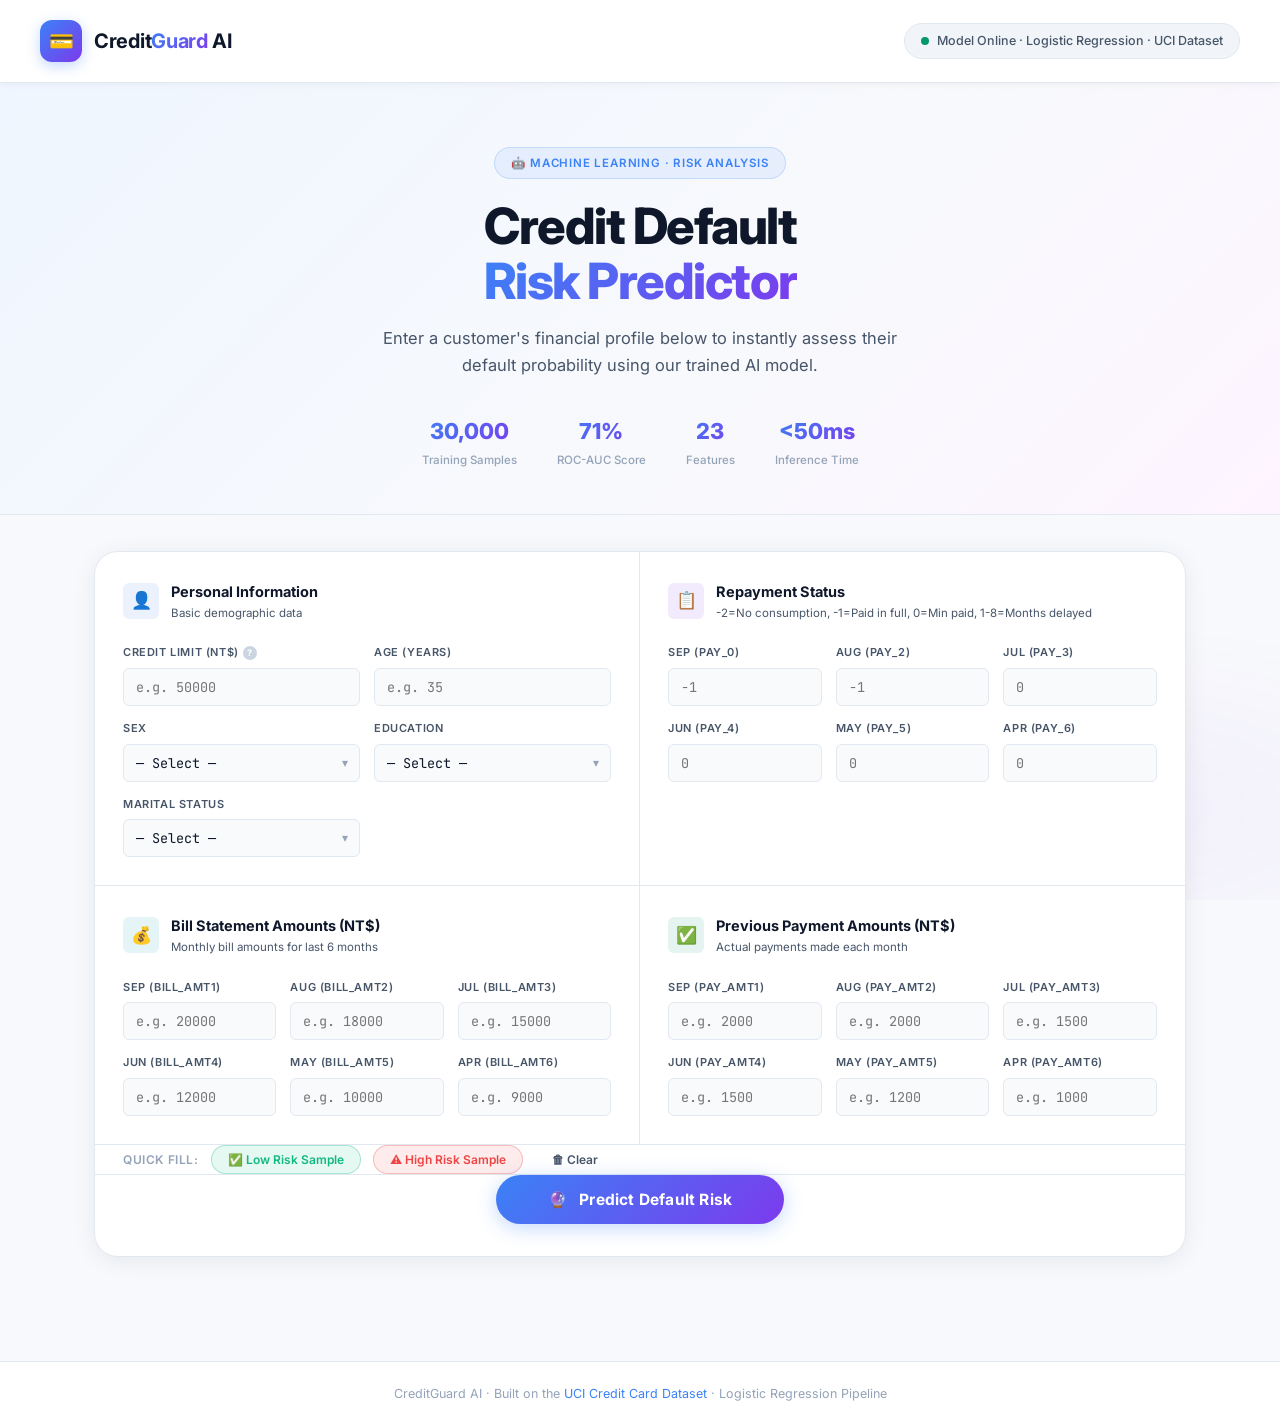
<file: Credit Default Prediction Pipeline/frontend/index.html>
<!DOCTYPE html>
<html lang="en">
<head>
  <meta charset="UTF-8" />
  <meta name="viewport" content="width=device-width, initial-scale=1.0" />
  <title>CreditGuard AI — Credit Default Predictor</title>
  <meta name="description" content="AI-powered credit card default risk assessment using machine learning. Enter customer financial data to instantly predict default probability." />
  <link rel="stylesheet" href="style.css" />
</head>
<body>

  <!-- ══ Header ══════════════════════════════════════════════════════════ -->
  <header class="header">
    <div class="logo">
      <div class="logo-icon">💳</div>
      <span class="logo-text">Credit<span>Guard</span> AI</span>
    </div>
    <div class="header-badge">
      <div class="badge-dot"></div>
      <span>Model Online · Logistic Regression · UCI Dataset</span>
    </div>
  </header>

  <!-- ══ Hero ════════════════════════════════════════════════════════════ -->
  <section class="hero">
    <div class="hero-tag">🤖 Machine Learning · Risk Analysis</div>
    <h1>Credit Default<br /><span class="gradient-text">Risk Predictor</span></h1>
    <p>Enter a customer's financial profile below to instantly assess their default probability using our trained AI model.</p>
    <div class="hero-stats">
      <div class="stat-item">
        <div class="stat-value">30,000</div>
        <div class="stat-label">Training Samples</div>
      </div>
      <div class="stat-item">
        <div class="stat-value">71%</div>
        <div class="stat-label">ROC-AUC Score</div>
      </div>
      <div class="stat-item">
        <div class="stat-value">23</div>
        <div class="stat-label">Features</div>
      </div>
      <div class="stat-item">
        <div class="stat-value">&lt;50ms</div>
        <div class="stat-label">Inference Time</div>
      </div>
    </div>
  </section>

  <!-- ══ Main Form ════════════════════════════════════════════════════════ -->
  <main class="container">
    <form id="predict-form" novalidate>

      <!-- Grid of 4 sections -->
      <div class="form-wrapper glass-card">

        <!-- ── Section 1: Personal Info ──────────────────────────────── -->
        <div class="form-section">
          <div class="section-header">
            <div class="section-icon blue">👤</div>
            <div>
              <div class="section-title">Personal Information</div>
              <div class="section-subtitle">Basic demographic data</div>
            </div>
          </div>
          <div class="field-group" style="grid-template-columns: 1fr 1fr;">

            <div class="field">
              <label>Credit Limit (NT$)
                <span class="tooltip-wrap">
                  <span class="tooltip-icon">?</span>
                  <span class="tooltip-box">Amount of credit given in NT dollars. Typical range: 10,000–1,000,000</span>
                </span>
              </label>
              <input type="number" id="LIMIT_BAL" name="LIMIT_BAL" min="0" max="1000000" placeholder="e.g. 50000" required />
            </div>

            <div class="field">
              <label>Age (years)</label>
              <input type="number" id="AGE" name="AGE" min="18" max="100" placeholder="e.g. 35" required />
            </div>

            <div class="field">
              <label>Sex</label>
              <div class="select-wrapper">
                <select id="SEX" name="SEX" required>
                  <option value="">— Select —</option>
                  <option value="1">Male</option>
                  <option value="2">Female</option>
                </select>
              </div>
            </div>

            <div class="field">
              <label>Education</label>
              <div class="select-wrapper">
                <select id="EDUCATION" name="EDUCATION" required>
                  <option value="">— Select —</option>
                  <option value="1">Graduate School</option>
                  <option value="2">University</option>
                  <option value="3">High School</option>
                  <option value="4">Others</option>
                </select>
              </div>
            </div>

            <div class="field">
              <label>Marital Status</label>
              <div class="select-wrapper">
                <select id="MARRIAGE" name="MARRIAGE" required>
                  <option value="">— Select —</option>
                  <option value="1">Married</option>
                  <option value="2">Single</option>
                  <option value="3">Others</option>
                </select>
              </div>
            </div>

          </div>
        </div>

        <!-- ── Section 2: Payment History ────────────────────────────── -->
        <div class="form-section">
          <div class="section-header">
            <div class="section-icon purple">📋</div>
            <div>
              <div class="section-title">Repayment Status</div>
              <div class="section-subtitle">-2=No consumption, -1=Paid in full, 0=Min paid, 1-8=Months delayed</div>
            </div>
          </div>
          <div class="field-group" style="grid-template-columns: 1fr 1fr 1fr;">
            <div class="field">
              <label>Sep (PAY_0)</label>
              <input type="number" id="PAY_0" name="PAY_0" min="-2" max="9" placeholder="-1" required />
            </div>
            <div class="field">
              <label>Aug (PAY_2)</label>
              <input type="number" id="PAY_2" name="PAY_2" min="-2" max="9" placeholder="-1" required />
            </div>
            <div class="field">
              <label>Jul (PAY_3)</label>
              <input type="number" id="PAY_3" name="PAY_3" min="-2" max="9" placeholder="0" required />
            </div>
            <div class="field">
              <label>Jun (PAY_4)</label>
              <input type="number" id="PAY_4" name="PAY_4" min="-2" max="9" placeholder="0" required />
            </div>
            <div class="field">
              <label>May (PAY_5)</label>
              <input type="number" id="PAY_5" name="PAY_5" min="-2" max="9" placeholder="0" required />
            </div>
            <div class="field">
              <label>Apr (PAY_6)</label>
              <input type="number" id="PAY_6" name="PAY_6" min="-2" max="9" placeholder="0" required />
            </div>
          </div>
        </div>

        <!-- ── Section 3: Bill Amounts ────────────────────────────────── -->
        <div class="form-section">
          <div class="section-header">
            <div class="section-icon cyan">💰</div>
            <div>
              <div class="section-title">Bill Statement Amounts (NT$)</div>
              <div class="section-subtitle">Monthly bill amounts for last 6 months</div>
            </div>
          </div>
          <div class="field-group" style="grid-template-columns: 1fr 1fr 1fr;">
            <div class="field">
              <label>Sep (BILL_AMT1)</label>
              <input type="number" id="BILL_AMT1" name="BILL_AMT1" placeholder="e.g. 20000" required />
            </div>
            <div class="field">
              <label>Aug (BILL_AMT2)</label>
              <input type="number" id="BILL_AMT2" name="BILL_AMT2" placeholder="e.g. 18000" required />
            </div>
            <div class="field">
              <label>Jul (BILL_AMT3)</label>
              <input type="number" id="BILL_AMT3" name="BILL_AMT3" placeholder="e.g. 15000" required />
            </div>
            <div class="field">
              <label>Jun (BILL_AMT4)</label>
              <input type="number" id="BILL_AMT4" name="BILL_AMT4" placeholder="e.g. 12000" required />
            </div>
            <div class="field">
              <label>May (BILL_AMT5)</label>
              <input type="number" id="BILL_AMT5" name="BILL_AMT5" placeholder="e.g. 10000" required />
            </div>
            <div class="field">
              <label>Apr (BILL_AMT6)</label>
              <input type="number" id="BILL_AMT6" name="BILL_AMT6" placeholder="e.g. 9000" required />
            </div>
          </div>
        </div>

        <!-- ── Section 4: Payment Amounts ────────────────────────────── -->
        <div class="form-section">
          <div class="section-header">
            <div class="section-icon green">✅</div>
            <div>
              <div class="section-title">Previous Payment Amounts (NT$)</div>
              <div class="section-subtitle">Actual payments made each month</div>
            </div>
          </div>
          <div class="field-group" style="grid-template-columns: 1fr 1fr 1fr;">
            <div class="field">
              <label>Sep (PAY_AMT1)</label>
              <input type="number" id="PAY_AMT1" name="PAY_AMT1" min="0" placeholder="e.g. 2000" required />
            </div>
            <div class="field">
              <label>Aug (PAY_AMT2)</label>
              <input type="number" id="PAY_AMT2" name="PAY_AMT2" min="0" placeholder="e.g. 2000" required />
            </div>
            <div class="field">
              <label>Jul (PAY_AMT3)</label>
              <input type="number" id="PAY_AMT3" name="PAY_AMT3" min="0" placeholder="e.g. 1500" required />
            </div>
            <div class="field">
              <label>Jun (PAY_AMT4)</label>
              <input type="number" id="PAY_AMT4" name="PAY_AMT4" min="0" placeholder="e.g. 1500" required />
            </div>
            <div class="field">
              <label>May (PAY_AMT5)</label>
              <input type="number" id="PAY_AMT5" name="PAY_AMT5" min="0" placeholder="e.g. 1200" required />
            </div>
            <div class="field">
              <label>Apr (PAY_AMT6)</label>
              <input type="number" id="PAY_AMT6" name="PAY_AMT6" min="0" placeholder="e.g. 1000" required />
            </div>
          </div>
        </div>

        <!-- ── Quick Fill Buttons ─────────────────────────────────────── -->
        <div class="form-section full-width" style="padding-top: 0; padding-bottom: 0;">
          <div style="display:flex; gap:12px; flex-wrap:wrap; align-items:center;">
            <span style="font-size:12px; color:var(--text-muted); font-weight:600; text-transform:uppercase; letter-spacing:0.6px;">Quick fill:</span>
            <button type="button" id="fill-low-risk" class="quick-btn" style="background:rgba(16,185,129,0.1);border:1px solid rgba(16,185,129,0.3);color:#10b981;padding:6px 16px;border-radius:100px;font-size:12px;font-weight:600;cursor:pointer;font-family:Inter,sans-serif;transition:all 0.2s;">✅ Low Risk Sample</button>
            <button type="button" id="fill-high-risk" class="quick-btn" style="background:rgba(239,68,68,0.1);border:1px solid rgba(239,68,68,0.3);color:#ef4444;padding:6px 16px;border-radius:100px;font-size:12px;font-weight:600;cursor:pointer;font-family:Inter,sans-serif;transition:all 0.2s;">⚠️ High Risk Sample</button>
            <button type="button" id="clear-form" class="quick-btn" style="background:rgba(255,255,255,0.04);border:1px solid rgba(255,255,255,0.1);color:var(--text-secondary);padding:6px 16px;border-radius:100px;font-size:12px;font-weight:600;cursor:pointer;font-family:Inter,sans-serif;transition:all 0.2s;">🗑 Clear</button>
          </div>
        </div>

        <!-- ── Submit ─────────────────────────────────────────────────── -->
        <div class="submit-area">
          <button type="submit" id="btn-predict" class="btn-predict">
            <span class="spinner"></span>
            <span class="btn-icon">🔮</span>
            Predict Default Risk
          </button>
        </div>

      </div><!-- /form-wrapper -->

      <!-- ── Error Banner ──────────────────────────────────────────────── -->
      <div id="error-banner" class="error-banner">
        <span>⚠️</span>
        <span id="error-msg">Something went wrong. Please try again.</span>
      </div>

      <!-- ── Result Panel ──────────────────────────────────────────────── -->
      <div id="result-panel" class="glass-card" style="margin-top: 20px;">
        <div id="result-inner" style="padding: 32px;">

          <h2 style="font-size:14px; font-weight:600; color:var(--text-muted); text-transform:uppercase; letter-spacing:0.8px; margin-bottom:20px;">
            🔍 Prediction Result
          </h2>

          <div id="result-card" class="result-card">
            <div id="result-icon" class="result-icon">—</div>
            <div class="result-info">
              <div id="result-label" class="result-label">—</div>
              <div id="result-desc"  class="result-desc">—</div>
            </div>
            <div class="gauge-area">
              <div class="gauge-label">Default Probability</div>
              <div class="gauge-circle">
                <svg class="gauge-svg" viewBox="0 0 100 100">
                  <circle class="gauge-bg"   cx="50" cy="50" r="40"/>
                  <circle class="gauge-fill" id="gauge-fill" cx="50" cy="50" r="40"/>
                </svg>
                <div class="gauge-pct" id="gauge-pct">—</div>
              </div>
            </div>
          </div>

          <div class="risk-breakdown" id="risk-breakdown">
            <div class="risk-item">
              <div class="risk-item-value" id="rb-prediction">—</div>
              <div class="risk-item-key">Prediction</div>
            </div>
            <div class="risk-item">
              <div class="risk-item-value" id="rb-prob">—</div>
              <div class="risk-item-key">Probability</div>
            </div>
            <div class="risk-item">
              <div class="risk-item-value" id="rb-risk">—</div>
              <div class="risk-item-key">Risk Level</div>
            </div>
          </div>

        </div>
      </div><!-- /result-panel -->

    </form>
  </main>

  <!-- ══ Footer ══════════════════════════════════════════════════════════ -->
  <footer class="footer">
    <p>CreditGuard AI · Built on the <a href="https://archive.ics.uci.edu/dataset/350/default+of+credit+card+clients" target="_blank">UCI Credit Card Dataset</a> · Logistic Regression Pipeline</p>
  </footer>

  <script src="app.js"></script>
</body>
</html>
</file>
<file: Credit Default Prediction Pipeline/frontend/style.css>
/* ═══════════════════════════════════════════════════════
   Credit Default Predictor — Light / White Theme
   Premium clean design with subtle shadows & accents
   ═══════════════════════════════════════════════════════ */

@import url('https://fonts.googleapis.com/css2?family=Inter:wght@300;400;500;600;700;800&family=JetBrains+Mono:wght@400;500&display=swap');

/* ── CSS Variables ────────────────────────────────────── */
:root {
  --bg-primary:      #f8f9fc;
  --bg-secondary:    #ffffff;
  --bg-card:         #ffffff;
  --bg-card-hover:   #f4f6fb;
  --glass-border:    #e2e8f0;
  --glass-shadow:    0 4px 24px rgba(0, 0, 0, 0.07);

  --accent-blue:     #3b82f6;
  --accent-purple:   #7c3aed;
  --accent-cyan:     #0891b2;
  --accent-green:    #059669;
  --accent-red:      #dc2626;
  --accent-orange:   #d97706;

  --gradient-hero:   linear-gradient(135deg, #eff6ff 0%, #f8f9fc 60%, #fdf4ff 100%);
  --gradient-accent: linear-gradient(135deg, #3b82f6 0%, #7c3aed 100%);
  --gradient-safe:   linear-gradient(135deg, #059669 0%, #047857 100%);
  --gradient-risk:   linear-gradient(135deg, #dc2626 0%, #b91c1c 100%);
  --gradient-med:    linear-gradient(135deg, #d97706 0%, #b45309 100%);

  --text-primary:    #0f172a;
  --text-secondary:  #475569;
  --text-muted:      #94a3b8;

  --input-bg:        #f8fafc;
  --input-border:    #e2e8f0;
  --input-focus:     rgba(59, 130, 246, 0.15);

  --radius-sm:  6px;
  --radius-md:  12px;
  --radius-lg:  20px;
  --radius-xl:  24px;

  --transition-fast:   0.15s ease;
  --transition-normal: 0.25s ease;
  --transition-slow:   0.4s cubic-bezier(0.4, 0, 0.2, 1);
}

/* ── Reset & Base ─────────────────────────────────────── */
*, *::before, *::after { box-sizing: border-box; margin: 0; padding: 0; }
html { scroll-behavior: smooth; }

body {
  font-family: 'Inter', system-ui, sans-serif;
  background: var(--bg-primary);
  color: var(--text-primary);
  min-height: 100vh;
  overflow-x: hidden;
  line-height: 1.6;
}

/* ── Subtle background decoration ────────────────────── */
body::before {
  content: '';
  position: fixed;
  inset: 0;
  background:
    radial-gradient(ellipse 70% 40% at 15% 5%,  rgba(59,130,246,0.06) 0%, transparent 60%),
    radial-gradient(ellipse 60% 35% at 85% 90%, rgba(124,58,237,0.05) 0%, transparent 60%);
  pointer-events: none;
  z-index: 0;
}

/* ── Header ───────────────────────────────────────────── */
.header {
  position: relative;
  z-index: 10;
  padding: 20px 40px;
  display: flex;
  align-items: center;
  justify-content: space-between;
  border-bottom: 1px solid var(--glass-border);
  background: #ffffff;
  box-shadow: 0 1px 8px rgba(0,0,0,0.05);
}

.logo {
  display: flex;
  align-items: center;
  gap: 12px;
}

.logo-icon {
  width: 42px;
  height: 42px;
  background: var(--gradient-accent);
  border-radius: var(--radius-md);
  display: flex;
  align-items: center;
  justify-content: center;
  font-size: 20px;
  box-shadow: 0 4px 14px rgba(59,130,246,0.3);
}

.logo-text {
  font-size: 20px;
  font-weight: 700;
  color: var(--text-primary);
  letter-spacing: -0.3px;
}

.logo-text span {
  background: var(--gradient-accent);
  -webkit-background-clip: text;
  -webkit-text-fill-color: transparent;
  background-clip: text;
}

.header-badge {
  display: flex;
  align-items: center;
  gap: 8px;
  padding: 7px 16px;
  background: #f1f5f9;
  border: 1px solid var(--glass-border);
  border-radius: 100px;
  font-size: 12.5px;
  color: var(--text-secondary);
  font-weight: 500;
}

.badge-dot {
  width: 8px;
  height: 8px;
  background: var(--accent-green);
  border-radius: 50%;
  animation: pulse-dot 2s ease-in-out infinite;
}

@keyframes pulse-dot {
  0%, 100% { opacity: 1; transform: scale(1); }
  50%       { opacity: 0.55; transform: scale(0.8); }
}

/* ── Hero Section ─────────────────────────────────────── */
.hero {
  position: relative;
  z-index: 5;
  text-align: center;
  padding: 64px 40px 44px;
  background: var(--gradient-hero);
  border-bottom: 1px solid var(--glass-border);
}

.hero-tag {
  display: inline-flex;
  align-items: center;
  gap: 8px;
  padding: 6px 16px;
  background: rgba(59,130,246,0.08);
  border: 1px solid rgba(59,130,246,0.2);
  border-radius: 100px;
  font-size: 11.5px;
  font-weight: 600;
  color: var(--accent-blue);
  letter-spacing: 0.8px;
  text-transform: uppercase;
  margin-bottom: 20px;
}

.hero h1 {
  font-size: clamp(30px, 4.5vw, 50px);
  font-weight: 800;
  line-height: 1.1;
  letter-spacing: -1.5px;
  margin-bottom: 16px;
  color: var(--text-primary);
}

.hero h1 .gradient-text {
  background: var(--gradient-accent);
  -webkit-background-clip: text;
  -webkit-text-fill-color: transparent;
  background-clip: text;
}

.hero p {
  font-size: 16.5px;
  color: var(--text-secondary);
  max-width: 520px;
  margin: 0 auto 36px;
}

.hero-stats {
  display: flex;
  justify-content: center;
  gap: 40px;
  flex-wrap: wrap;
}

.stat-item { text-align: center; }

.stat-value {
  font-size: 22px;
  font-weight: 800;
  background: var(--gradient-accent);
  -webkit-background-clip: text;
  -webkit-text-fill-color: transparent;
  background-clip: text;
}

.stat-label {
  font-size: 11.5px;
  color: var(--text-muted);
  margin-top: 2px;
  font-weight: 500;
}

/* ── Main Container ───────────────────────────────────── */
.container {
  position: relative;
  z-index: 5;
  max-width: 1140px;
  margin: 0 auto;
  padding: 36px 24px 80px;
}

/* ── White Card ───────────────────────────────────────── */
.glass-card {
  background: var(--bg-card);
  border: 1px solid var(--glass-border);
  border-radius: var(--radius-xl);
  box-shadow: var(--glass-shadow);
  overflow: hidden;
}

/* ── Section Header ───────────────────────────────────── */
.section-header {
  display: flex;
  align-items: center;
  gap: 12px;
  margin-bottom: 22px;
}

.section-icon {
  width: 36px;
  height: 36px;
  border-radius: var(--radius-sm);
  display: flex;
  align-items: center;
  justify-content: center;
  font-size: 17px;
  flex-shrink: 0;
}

.section-icon.blue   { background: rgba(59,130,246,0.1); }
.section-icon.purple { background: rgba(124,58,237,0.1); }
.section-icon.cyan   { background: rgba(8,145,178,0.1);  }
.section-icon.green  { background: rgba(5,150,105,0.1);  }

.section-title    { font-size: 14.5px; font-weight: 700; color: var(--text-primary); }
.section-subtitle { font-size: 11.5px; color: var(--text-secondary); margin-top: 1px; }

/* ── Form Layout ──────────────────────────────────────── */
.form-wrapper {
  display: grid;
  grid-template-columns: 1fr 1fr;
  gap: 0;
  margin-bottom: 24px;
}

@media (max-width: 720px) {
  .form-wrapper { grid-template-columns: 1fr; }
}

.form-section {
  padding: 28px;
  border-right: 1px solid var(--glass-border);
  border-bottom: 1px solid var(--glass-border);
}

.form-section:nth-child(even) { border-right: none; }

.form-section.full-width {
  grid-column: 1 / -1;
  border-right: none;
}

/* ── Field Group ──────────────────────────────────────── */
.field-group {
  display: grid;
  grid-template-columns: repeat(auto-fill, minmax(150px, 1fr));
  gap: 14px;
  margin-top: 4px;
}

.field { display: flex; flex-direction: column; gap: 6px; }

.field label {
  font-size: 11px;
  font-weight: 600;
  color: var(--text-secondary);
  text-transform: uppercase;
  letter-spacing: 0.6px;
  display: flex;
  align-items: center;
  gap: 4px;
}

.field input,
.field select {
  background: var(--input-bg);
  border: 1.5px solid var(--input-border);
  border-radius: var(--radius-sm);
  color: var(--text-primary);
  font-family: 'JetBrains Mono', monospace;
  font-size: 13.5px;
  padding: 9px 12px;
  outline: none;
  transition: border-color var(--transition-fast), box-shadow var(--transition-fast), background var(--transition-fast);
  width: 100%;
  -webkit-appearance: none;
  appearance: none;
}

.field input:hover,
.field select:hover {
  border-color: #cbd5e1;
  background: #ffffff;
}

.field input:focus,
.field select:focus {
  border-color: var(--accent-blue);
  box-shadow: 0 0 0 3px var(--input-focus);
  background: #ffffff;
}

.field input.error,
.field select.error {
  border-color: var(--accent-red);
  box-shadow: 0 0 0 3px rgba(220,38,38,0.12);
}

/* Select arrow */
.select-wrapper { position: relative; }
.select-wrapper::after {
  content: '▾';
  position: absolute;
  right: 12px;
  top: 50%;
  transform: translateY(-50%);
  color: var(--text-muted);
  pointer-events: none;
  font-size: 12px;
}
.select-wrapper select { padding-right: 32px; cursor: pointer; }

/* ── Submit Button ────────────────────────────────────── */
.submit-area {
  grid-column: 1 / -1;
  padding: 0 28px 32px;
  display: flex;
  justify-content: center;
  border-bottom: none;
}

.btn-predict {
  position: relative;
  padding: 15px 52px;
  background: var(--gradient-accent);
  border: none;
  border-radius: 100px;
  color: #fff;
  font-family: 'Inter', sans-serif;
  font-size: 15.5px;
  font-weight: 700;
  letter-spacing: 0.2px;
  cursor: pointer;
  overflow: hidden;
  transition: transform var(--transition-fast), box-shadow var(--transition-fast);
  box-shadow: 0 4px 20px rgba(59,130,246,0.3);
  min-width: 250px;
}

.btn-predict::before {
  content: '';
  position: absolute;
  inset: 0;
  background: rgba(255, 255, 255, 0);
  transition: background var(--transition-fast);
}

.btn-predict:hover {
  transform: translateY(-2px);
  box-shadow: 0 8px 28px rgba(59,130,246,0.4);
}
.btn-predict:hover::before { background: rgba(255,255,255,0.1); }
.btn-predict:active { transform: translateY(0); }
.btn-predict.loading { pointer-events: none; opacity: 0.8; }

.btn-icon { margin-right: 8px; }

.spinner {
  display: none;
  width: 17px;
  height: 17px;
  border: 2px solid rgba(255,255,255,0.3);
  border-top-color: #fff;
  border-radius: 50%;
  animation: spin 0.7s linear infinite;
  margin-right: 10px;
}

.btn-predict.loading .spinner  { display: inline-block; }
.btn-predict.loading .btn-icon { display: none; }

@keyframes spin { to { transform: rotate(360deg); } }

/* ── Result Panel ─────────────────────────────────────── */
#result-panel {
  display: none;
  animation: fade-slide-up 0.45s cubic-bezier(0.4,0,0.2,1);
}
#result-panel.visible { display: block; }

@keyframes fade-slide-up {
  from { opacity: 0; transform: translateY(18px); }
  to   { opacity: 1; transform: translateY(0); }
}

.result-card {
  border-radius: var(--radius-lg);
  padding: 28px;
  display: flex;
  align-items: center;
  gap: 28px;
  flex-wrap: wrap;
}

.result-card.safe   { background: #f0fdf4; border: 1.5px solid #86efac; }
.result-card.risk   { background: #fff1f2; border: 1.5px solid #fca5a5; }
.result-card.medium { background: #fffbeb; border: 1.5px solid #fcd34d; }

.result-icon {
  width: 68px;
  height: 68px;
  border-radius: 50%;
  display: flex;
  align-items: center;
  justify-content: center;
  font-size: 30px;
  flex-shrink: 0;
  animation: pop-in 0.4s cubic-bezier(0.34,1.56,0.64,1);
}

@keyframes pop-in {
  from { transform: scale(0); opacity: 0; }
  to   { transform: scale(1); opacity: 1; }
}

.result-card.safe   .result-icon { background: #dcfce7; }
.result-card.risk   .result-icon { background: #fee2e2; }
.result-card.medium .result-icon { background: #fef3c7; }

.result-info { flex: 1; min-width: 200px; }

.result-label {
  font-size: 21px;
  font-weight: 800;
  letter-spacing: -0.4px;
  margin-bottom: 6px;
}

.result-card.safe   .result-label { color: #065f46; }
.result-card.risk   .result-label { color: #991b1b; }
.result-card.medium .result-label { color: #92400e; }

.result-desc {
  font-size: 13.5px;
  color: var(--text-secondary);
  line-height: 1.5;
}

/* ── Probability Gauge ────────────────────────────────── */
.gauge-area {
  display: flex;
  flex-direction: column;
  align-items: center;
  gap: 8px;
  min-width: 150px;
}

.gauge-label {
  font-size: 10.5px;
  font-weight: 700;
  color: var(--text-secondary);
  text-transform: uppercase;
  letter-spacing: 0.6px;
}

.gauge-circle {
  position: relative;
  width: 96px;
  height: 96px;
}

.gauge-svg {
  transform: rotate(-90deg);
  width: 96px;
  height: 96px;
}

.gauge-bg {
  fill: none;
  stroke: #e2e8f0;
  stroke-width: 8;
}

.gauge-fill {
  fill: none;
  stroke-width: 8;
  stroke-linecap: round;
  stroke-dasharray: 251.2;
  stroke-dashoffset: 251.2;
  transition: stroke-dashoffset 1s cubic-bezier(0.4,0,0.2,1), stroke 0.4s ease;
}

.gauge-pct {
  position: absolute;
  inset: 0;
  display: flex;
  align-items: center;
  justify-content: center;
  font-size: 17px;
  font-weight: 700;
  font-family: 'JetBrains Mono', monospace;
  color: var(--text-primary);
}

/* ── Risk Breakdown ───────────────────────────────────── */
.risk-breakdown {
  margin-top: 20px;
  padding-top: 20px;
  border-top: 1px solid var(--glass-border);
  display: grid;
  grid-template-columns: repeat(3, 1fr);
  gap: 12px;
}

.risk-item {
  background: var(--bg-primary);
  border: 1px solid var(--glass-border);
  border-radius: var(--radius-md);
  padding: 16px;
  text-align: center;
}

.risk-item-value {
  font-size: 20px;
  font-weight: 700;
  font-family: 'JetBrains Mono', monospace;
  margin-bottom: 4px;
  color: var(--text-primary);
}

.risk-item-key {
  font-size: 10.5px;
  color: var(--text-muted);
  text-transform: uppercase;
  letter-spacing: 0.5px;
  font-weight: 600;
}

/* ── Error Banner ─────────────────────────────────────── */
.error-banner {
  display: none;
  align-items: center;
  gap: 12px;
  padding: 13px 20px;
  margin: 0 0 20px;
  background: #fff1f2;
  border: 1px solid #fca5a5;
  border-radius: var(--radius-md);
  color: #991b1b;
  font-size: 13.5px;
  animation: fade-slide-up 0.3s ease;
}
.error-banner.visible { display: flex; }

/* ── Divider ──────────────────────────────────────────── */
.divider {
  height: 1px;
  background: var(--glass-border);
}

/* ── Footer ───────────────────────────────────────────── */
.footer {
  position: relative;
  z-index: 5;
  text-align: center;
  padding: 22px;
  color: var(--text-muted);
  font-size: 12.5px;
  border-top: 1px solid var(--glass-border);
  background: #ffffff;
}
.footer a { color: var(--accent-blue); text-decoration: none; }
.footer a:hover { text-decoration: underline; }

/* ── Responsive ───────────────────────────────────────── */
@media (max-width: 600px) {
  .header  { padding: 16px 20px; }
  .hero    { padding: 40px 20px 32px; }
  .container { padding: 20px 14px 60px; }
  .form-section { padding: 18px; }
  .risk-breakdown { grid-template-columns: 1fr 1fr; }
  .result-card { flex-direction: column; align-items: flex-start; }
}

/* ── Tooltip ──────────────────────────────────────────── */
.tooltip-wrap { position: relative; display: inline-flex; align-items: center; gap: 4px; }
.tooltip-icon {
  width: 14px;
  height: 14px;
  background: #cbd5e1;
  border-radius: 50%;
  display: inline-flex;
  align-items: center;
  justify-content: center;
  font-size: 9px;
  font-weight: 700;
  cursor: help;
  color: #fff;
  flex-shrink: 0;
}
.tooltip-box {
  display: none;
  position: absolute;
  bottom: calc(100% + 6px);
  left: 50%;
  transform: translateX(-50%);
  background: #1e293b;
  border-radius: var(--radius-sm);
  padding: 8px 12px;
  font-size: 11px;
  color: #e2e8f0;
  width: 180px;
  line-height: 1.4;
  z-index: 100;
  pointer-events: none;
  box-shadow: 0 4px 16px rgba(0,0,0,0.15);
}
.tooltip-wrap:hover .tooltip-box { display: block; }
</file>
